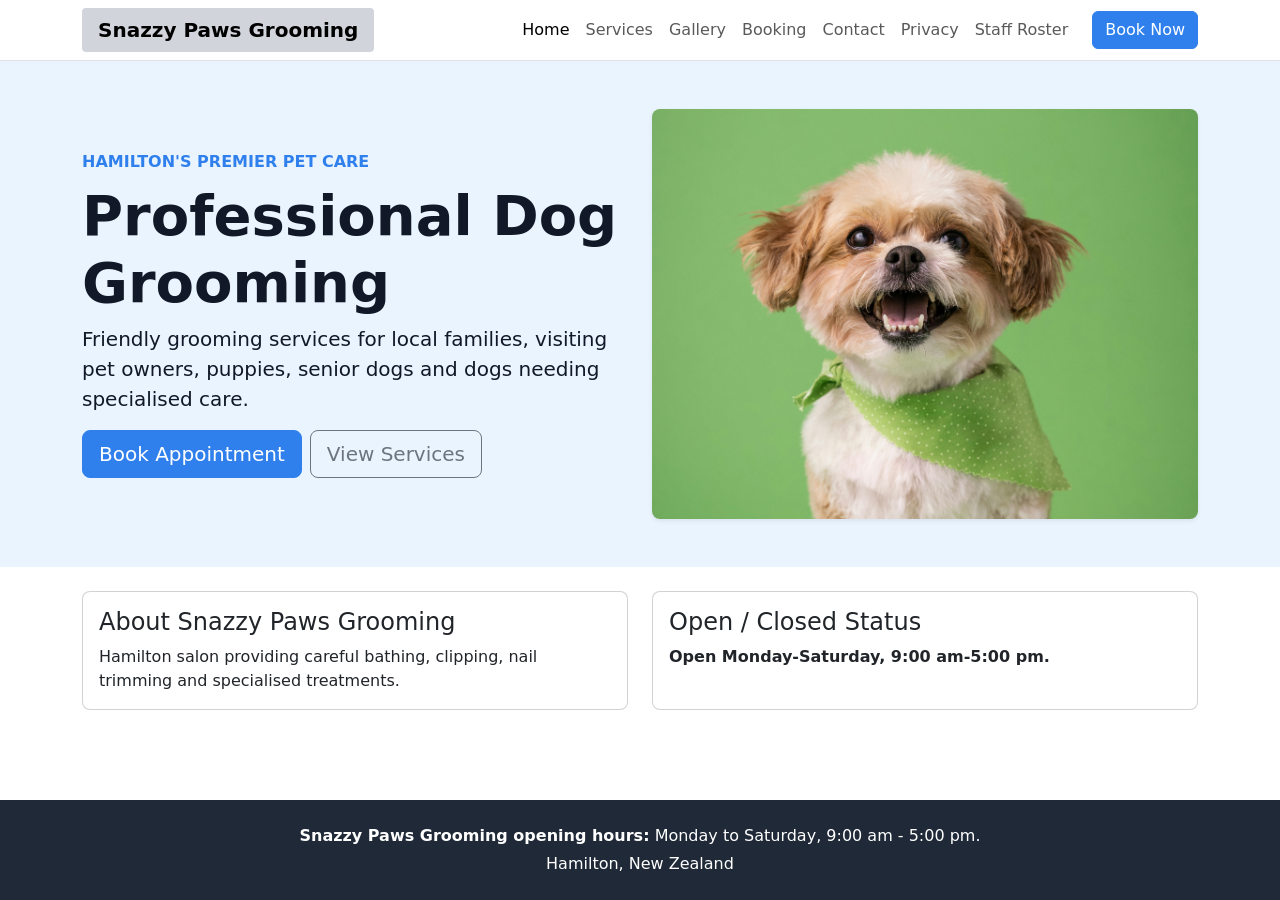
<file: index.html>
<!DOCTYPE html>
<html lang="en">
  <head>
    <meta charset="UTF-8">
    <meta name="description" content="Snazzy Paws Grooming provides professional dog grooming services in Hamilton, New Zealand.">
    <meta name="viewport" content="width=device-width, initial-scale=1.0">
    <title>Home | Snazzy Paws Grooming</title>
    <link href="https://cdn.jsdelivr.net/npm/bootstrap@5.3.3/dist/css/bootstrap.min.css" rel="stylesheet">
    <link rel="stylesheet" href="styles.css">
    <script src="https://cdn.jsdelivr.net/npm/bootstrap@5.3.3/dist/js/bootstrap.bundle.min.js" defer></script>
  </head>
  <body class="d-flex flex-column min-vh-100">
    <!-- Bootstrap navigation shared across the public pages. -->
    <header class="bg-white border-bottom sticky-top">
      <nav class="navbar navbar-expand-lg" aria-label="Main navigation">
        <div class="container">
          <a class="navbar-brand fw-bold" href="index.html">Snazzy Paws Grooming</a>

          <button
            class="navbar-toggler"
            type="button"
            data-bs-toggle="collapse"
            data-bs-target="#main-navigation"
            aria-controls="main-navigation"
            aria-expanded="false"
            aria-label="Toggle navigation">
            <span class="navbar-toggler-icon"></span>
          </button>

          <div class="collapse navbar-collapse" id="main-navigation">
            <ul class="navbar-nav ms-auto mb-2 mb-lg-0">
              <li class="nav-item"><a class="nav-link active" aria-current="page" href="index.html">Home</a></li>
              <li class="nav-item"><a class="nav-link" href="services.html">Services</a></li>
              <li class="nav-item"><a class="nav-link" href="gallery.html">Gallery</a></li>
              <li class="nav-item"><a class="nav-link" href="booking.html">Booking</a></li>
              <li class="nav-item"><a class="nav-link" href="contact.html">Contact</a></li>
              <li class="nav-item"><a class="nav-link" href="privacy.html">Privacy</a></li>
              <li class="nav-item"><a class="nav-link" href="staff/roster.html">Staff Roster</a></li>
            </ul>
            <a class="btn btn-primary ms-lg-3" href="booking.html">Book Now</a>
          </div>
        </div>
      </nav>
    </header>

    <!-- Main home page content. -->
    <main class="flex-grow-1">
      <section class="hero-section py-5">
        <div class="container">
          <div class="row align-items-center g-4">
            <div class="col-lg-6">
              <p class="text-uppercase fw-semibold text-primary mb-2">Hamilton's Premier Pet Care</p>
              <h1 class="display-4 fw-bold">Professional Dog Grooming</h1>
              <p class="lead">Friendly grooming services for local families, visiting pet owners, puppies, senior dogs and dogs needing specialised care.</p>
              <div class="d-grid gap-2 d-sm-flex">
                <a class="btn btn-primary btn-lg" href="booking.html">Book Appointment</a>
                <a class="btn btn-outline-secondary btn-lg" href="services.html">View Services</a>
              </div>
            </div>

            <div class="col-lg-6">
              <img class="img-fluid rounded-3 shadow-sm hero-image" src="images/hero-grooming.jpg" alt="Happy dog grooming illustration">
            </div>
          </div>
        </div>
      </section>

      <section class="container py-4" aria-label="Business information">
        <div class="row row-cols-1 row-cols-md-2 g-4">
          <div class="col">
            <article class="card h-100">
              <div class="card-body">
                <h2 class="h4 card-title" id="about-title">About Snazzy Paws Grooming</h2>
                <p class="card-text">Hamilton salon providing careful bathing, clipping, nail trimming and specialised treatments.</p>
              </div>
            </article>
          </div>

          <div class="col">
            <article class="card h-100">
              <div class="card-body">
                <h2 class="h4 card-title">Open / Closed Status</h2>
                <p class="card-text"><strong>Open Monday-Saturday, 9:00 am-5:00 pm.</strong></p>
              </div>
            </article>
          </div>
        </div>
      </section>
    </main>

    <footer class="site-footer mt-auto py-4">
      <div class="container text-center">
        <p class="mb-1"><strong>Snazzy Paws Grooming opening hours:</strong> Monday to Saturday, 9:00 am - 5:00 pm.</p>
        <p class="mb-0">Hamilton, New Zealand</p>
      </div>
    </footer>
  </body>
</html>
</file>
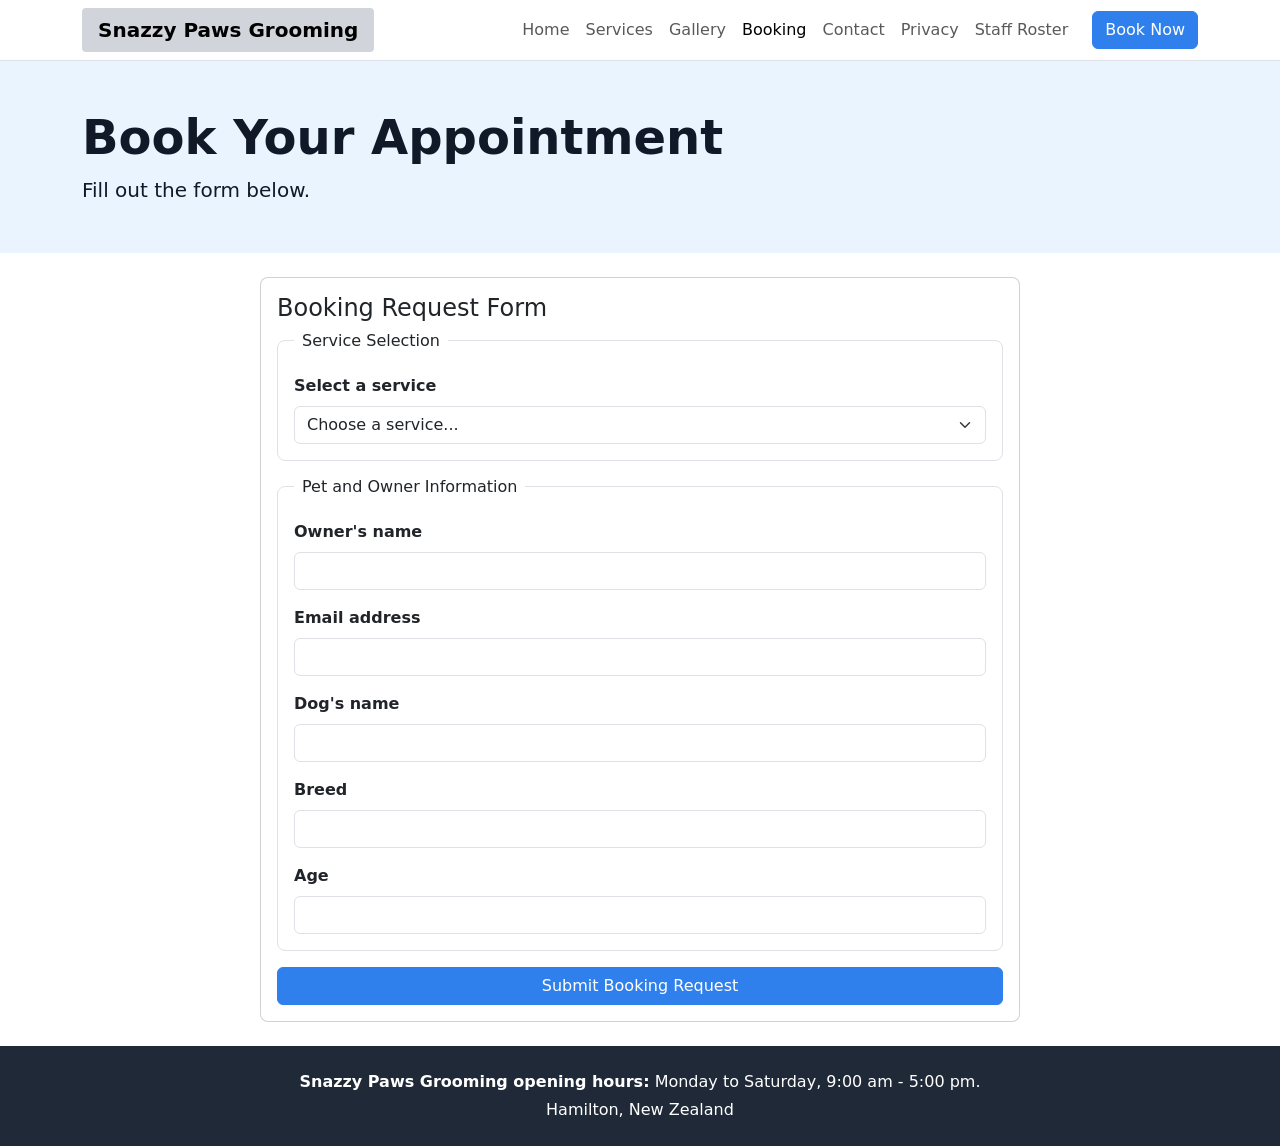
<file: booking.html>
<!DOCTYPE html>
<html lang="en">
  <head>
    <meta charset="UTF-8">
    <meta name="description" content="Submit a booking request for Snazzy Paws Grooming dog grooming services in Hamilton.">
    <meta name="viewport" content="width=device-width, initial-scale=1.0">
    <title>Booking | Snazzy Paws Grooming</title>
    <link href="https://cdn.jsdelivr.net/npm/bootstrap@5.3.3/dist/css/bootstrap.min.css" rel="stylesheet">
    <link rel="stylesheet" href="styles.css">
    <script src="https://cdn.jsdelivr.net/npm/bootstrap@5.3.3/dist/js/bootstrap.bundle.min.js" defer></script>
  </head>
  <body class="d-flex flex-column min-vh-100">
    <!-- Bootstrap navigation shared across the public pages. -->
    <header class="bg-white border-bottom sticky-top">
      <nav class="navbar navbar-expand-lg" aria-label="Main navigation">
        <div class="container">
          <a class="navbar-brand fw-bold" href="index.html">Snazzy Paws Grooming</a>

          <button
            class="navbar-toggler"
            type="button"
            data-bs-toggle="collapse"
            data-bs-target="#main-navigation"
            aria-controls="main-navigation"
            aria-expanded="false"
            aria-label="Toggle navigation">
            <span class="navbar-toggler-icon"></span>
          </button>

          <div class="collapse navbar-collapse" id="main-navigation">
            <ul class="navbar-nav ms-auto mb-2 mb-lg-0">
              <li class="nav-item"><a class="nav-link" href="index.html">Home</a></li>
              <li class="nav-item"><a class="nav-link" href="services.html">Services</a></li>
              <li class="nav-item"><a class="nav-link" href="gallery.html">Gallery</a></li>
              <li class="nav-item"><a class="nav-link active" aria-current="page" href="booking.html">Booking</a></li>
              <li class="nav-item"><a class="nav-link" href="contact.html">Contact</a></li>
              <li class="nav-item"><a class="nav-link" href="privacy.html">Privacy</a></li>
              <li class="nav-item"><a class="nav-link" href="staff/roster.html">Staff Roster</a></li>
            </ul>
            <a class="btn btn-primary ms-lg-3" href="booking.html">Book Now</a>
          </div>
        </div>
      </nav>
    </header>

    <!-- Main booking page content. -->
    <main class="flex-grow-1">
      <section class="page-hero py-5">
        <div class="container">
          <h1 class="display-5 fw-bold">Book Your Appointment</h1>
          <p class="lead mb-0">Fill out the form below.</p>
        </div>
      </section>

      <section class="container py-4" aria-labelledby="booking-form-title">
        <div class="card form-card mx-auto">
          <div class="card-body">
            <h2 class="h4 card-title" id="booking-form-title">Booking Request Form</h2>

            <form>
              <fieldset class="border rounded-3 p-3 mb-3">
                <legend class="float-none w-auto px-2 h6">Service Selection</legend>

                <label class="form-label fw-semibold" for="service">Select a service</label>
                <select class="form-select" id="service" required>
                  <option value="">Choose a service...</option>
                  <option>Bath and Brush</option>
                  <option>Haircut</option>
                  <option>Nail Trim</option>
                  <option>Ear Cleaning</option>
                  <option>Teeth Brushing</option>
                  <option>De-shedding Treatment</option>
                  <option>Flea and Tick Treatment</option>
                  <option>Spa Package</option>
                  <option>Express Service</option>
                  <option>Medicated Bath</option>
                  <option>Special-breed Cuts</option>
                  <option>Puppy Package</option>
                  <option>Senior Dog Package</option>
                  <option>Full Grooming Package</option>
                </select>
              </fieldset>

              <fieldset class="border rounded-3 p-3 mb-3">
                <legend class="float-none w-auto px-2 h6">Pet and Owner Information</legend>

                <div class="mb-3">
                  <label class="form-label fw-semibold" for="owner">Owner's name</label>
                  <input class="form-control" id="owner" type="text" required>
                </div>

                <div class="mb-3">
                  <label class="form-label fw-semibold" for="email">Email address</label>
                  <input class="form-control" id="email" type="email" required>
                </div>

                <div class="mb-3">
                  <label class="form-label fw-semibold" for="dog">Dog's name</label>
                  <input class="form-control" id="dog" type="text" required>
                </div>

                <div class="mb-3">
                  <label class="form-label fw-semibold" for="breed">Breed</label>
                  <input class="form-control" id="breed" type="text" required>
                </div>

                <div>
                  <label class="form-label fw-semibold" for="age">Age</label>
                  <input class="form-control" id="age" type="number" min="0" required>
                </div>
              </fieldset>

              <button class="btn btn-primary w-100" type="submit">Submit Booking Request</button>
            </form>
          </div>
        </div>
      </section>
    </main>

    <footer class="site-footer mt-auto py-4">
      <div class="container text-center">
        <p class="mb-1"><strong>Snazzy Paws Grooming opening hours:</strong> Monday to Saturday, 9:00 am - 5:00 pm.</p>
        <p class="mb-0">Hamilton, New Zealand</p>
      </div>
    </footer>
  </body>
</html>
</file>
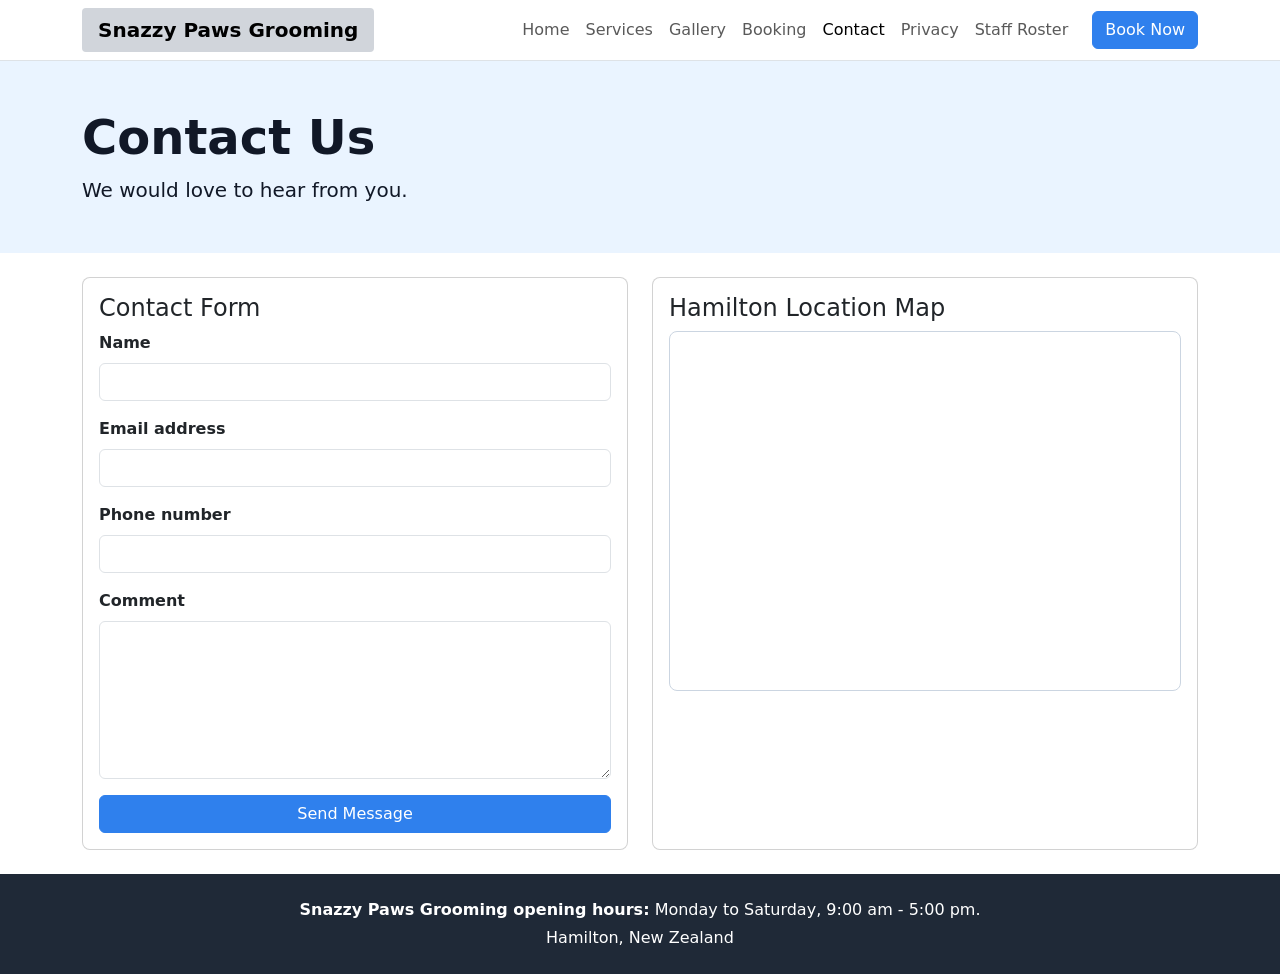
<file: contact.html>
<!DOCTYPE html>
<html lang="en">
  <head>
    <meta charset="UTF-8">
    <meta name="description" content="Contact Snazzy Paws Grooming in Hamilton or send a message using the online contact form.">
    <meta name="viewport" content="width=device-width, initial-scale=1.0">
    <title>Contact | Snazzy Paws Grooming</title>
    <link href="https://cdn.jsdelivr.net/npm/bootstrap@5.3.3/dist/css/bootstrap.min.css" rel="stylesheet">
    <link rel="stylesheet" href="styles.css">
    <script src="https://cdn.jsdelivr.net/npm/bootstrap@5.3.3/dist/js/bootstrap.bundle.min.js" defer></script>
  </head>
  <body class="d-flex flex-column min-vh-100">
    <!-- Bootstrap navigation shared across the public pages. -->
    <header class="bg-white border-bottom sticky-top">
      <nav class="navbar navbar-expand-lg" aria-label="Main navigation">
        <div class="container">
          <a class="navbar-brand fw-bold" href="index.html">Snazzy Paws Grooming</a>

          <button
            class="navbar-toggler"
            type="button"
            data-bs-toggle="collapse"
            data-bs-target="#main-navigation"
            aria-controls="main-navigation"
            aria-expanded="false"
            aria-label="Toggle navigation">
            <span class="navbar-toggler-icon"></span>
          </button>

          <div class="collapse navbar-collapse" id="main-navigation">
            <ul class="navbar-nav ms-auto mb-2 mb-lg-0">
              <li class="nav-item"><a class="nav-link" href="index.html">Home</a></li>
              <li class="nav-item"><a class="nav-link" href="services.html">Services</a></li>
              <li class="nav-item"><a class="nav-link" href="gallery.html">Gallery</a></li>
              <li class="nav-item"><a class="nav-link" href="booking.html">Booking</a></li>
              <li class="nav-item"><a class="nav-link active" aria-current="page" href="contact.html">Contact</a></li>
              <li class="nav-item"><a class="nav-link" href="privacy.html">Privacy</a></li>
              <li class="nav-item"><a class="nav-link" href="staff/roster.html">Staff Roster</a></li>
            </ul>
            <a class="btn btn-primary ms-lg-3" href="booking.html">Book Now</a>
          </div>
        </div>
      </nav>
    </header>

    <!-- Main contact page content. -->
    <main class="flex-grow-1">
      <section class="page-hero py-5" aria-labelledby="contact-title">
        <div class="container">
          <h1 class="display-5 fw-bold" id="contact-title">Contact Us</h1>
          <p class="lead mb-0">We would love to hear from you.</p>
        </div>
      </section>

      <section class="container py-4" aria-labelledby="contact-form-title">
        <div class="row g-4">
          <div class="col-lg-6">
            <div class="card h-100">
              <div class="card-body">
                <h2 class="h4 card-title" id="contact-form-title">Contact Form</h2>

                <form action="#message-sent" method="get">
                  <div class="mb-3">
                    <label class="form-label fw-semibold" for="name">Name</label>
                    <input class="form-control" id="name" required>
                  </div>

                  <div class="mb-3">
                    <label class="form-label fw-semibold" for="contact-email">Email address</label>
                    <input class="form-control" id="contact-email" type="email" required>
                  </div>

                  <div class="mb-3">
                    <label class="form-label fw-semibold" for="phone">Phone number</label>
                    <input class="form-control" id="phone" type="tel">
                  </div>

                  <div class="mb-3">
                    <label class="form-label fw-semibold" for="comment">Comment</label>
                    <textarea class="form-control" id="comment" rows="6" required></textarea>
                  </div>

                  <button class="btn btn-primary w-100" type="submit">Send Message</button>

                  <div id="message-sent" class="alert alert-success confirmation" role="status" aria-live="polite">
                    Message sent successfully.
                  </div>
                </form>
              </div>
            </div>
          </div>

          <div class="col-lg-6">
            <aside class="card h-100" aria-labelledby="map-title">
              <div class="card-body">
                <h2 class="h4 card-title" id="map-title">Hamilton Location Map</h2>
                <iframe
                  class="map-frame"
                  title="Google Map showing Hamilton city centre, New Zealand"
                  src="https://www.google.com/maps?q=Hamilton%20Central%2C%20Hamilton%2C%20New%20Zealand&output=embed"
                  loading="lazy"
                  referrerpolicy="no-referrer-when-downgrade">
                </iframe>
              </div>
            </aside>
          </div>
        </div>
      </section>
    </main>

    <footer class="site-footer mt-auto py-4">
      <div class="container text-center">
        <p class="mb-1"><strong>Snazzy Paws Grooming opening hours:</strong> Monday to Saturday, 9:00 am - 5:00 pm.</p>
        <p class="mb-0">Hamilton, New Zealand</p>
      </div>
    </footer>
  </body>
</html>
</file>
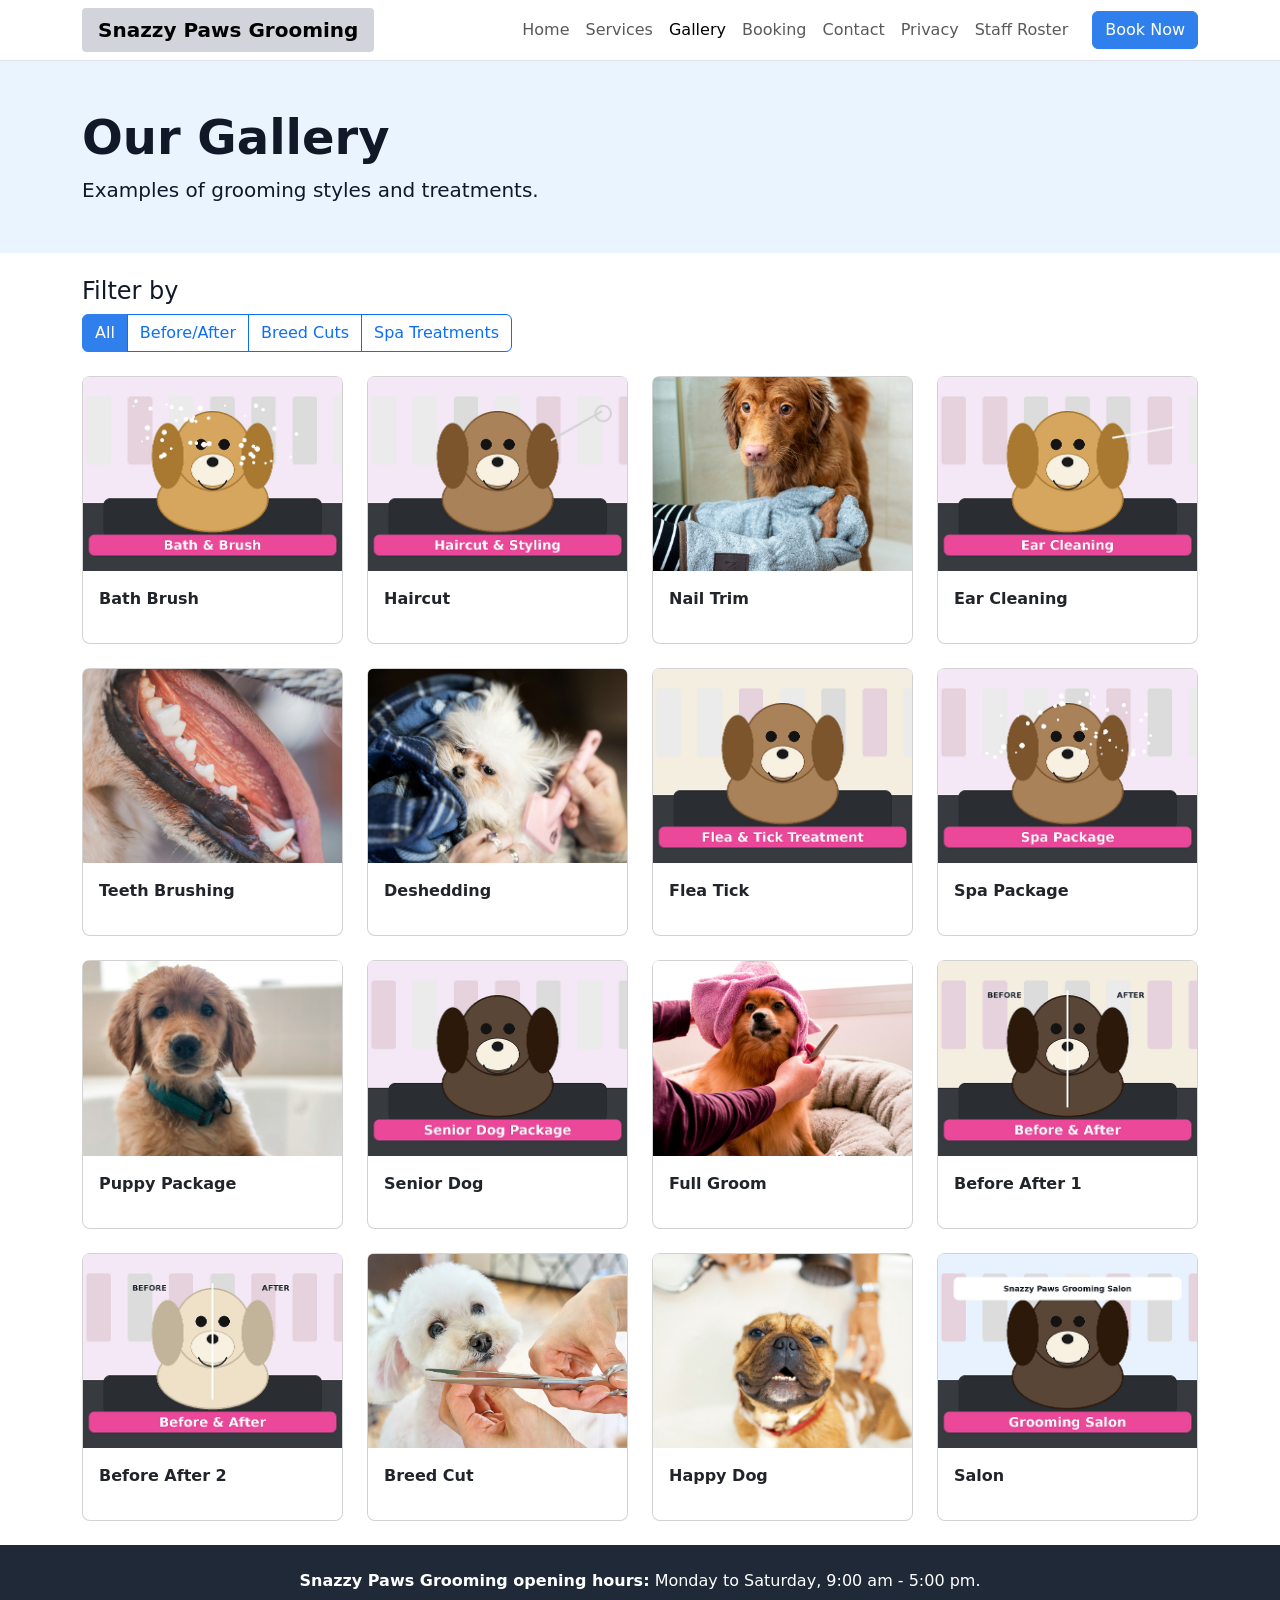
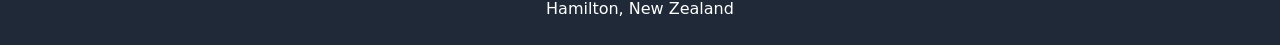
<file: gallery.html>
<!DOCTYPE html>
<html lang="en">
  <head>
    <meta charset="UTF-8">
    <meta name="description" content="Browse examples of Snazzy Paws Grooming dog grooming styles, packages and salon images.">
    <meta name="viewport" content="width=device-width, initial-scale=1.0">
    <title>Gallery | Snazzy Paws Grooming</title>
    <link href="https://cdn.jsdelivr.net/npm/bootstrap@5.3.3/dist/css/bootstrap.min.css" rel="stylesheet">
    <link rel="stylesheet" href="styles.css">
    <script src="https://cdn.jsdelivr.net/npm/bootstrap@5.3.3/dist/js/bootstrap.bundle.min.js" defer></script>
  </head>
  <body class="d-flex flex-column min-vh-100">
    <!-- Bootstrap navigation shared across the public pages. -->
    <header class="bg-white border-bottom sticky-top">
      <nav class="navbar navbar-expand-lg" aria-label="Main navigation">
        <div class="container">
          <a class="navbar-brand fw-bold" href="index.html">Snazzy Paws Grooming</a>

          <button
            class="navbar-toggler"
            type="button"
            data-bs-toggle="collapse"
            data-bs-target="#main-navigation"
            aria-controls="main-navigation"
            aria-expanded="false"
            aria-label="Toggle navigation">
            <span class="navbar-toggler-icon"></span>
          </button>

          <div class="collapse navbar-collapse" id="main-navigation">
            <ul class="navbar-nav ms-auto mb-2 mb-lg-0">
              <li class="nav-item"><a class="nav-link" href="index.html">Home</a></li>
              <li class="nav-item"><a class="nav-link" href="services.html">Services</a></li>
              <li class="nav-item"><a class="nav-link active" aria-current="page" href="gallery.html">Gallery</a></li>
              <li class="nav-item"><a class="nav-link" href="booking.html">Booking</a></li>
              <li class="nav-item"><a class="nav-link" href="contact.html">Contact</a></li>
              <li class="nav-item"><a class="nav-link" href="privacy.html">Privacy</a></li>
              <li class="nav-item"><a class="nav-link" href="staff/roster.html">Staff Roster</a></li>
            </ul>
            <a class="btn btn-primary ms-lg-3" href="booking.html">Book Now</a>
          </div>
        </div>
      </nav>
    </header>

    <!-- Main gallery page content. -->
    <main class="flex-grow-1">
      <section class="page-hero py-5">
        <div class="container">
          <h1 class="display-5 fw-bold">Our Gallery</h1>
          <p class="lead mb-0">Examples of grooming styles and treatments.</p>
        </div>
      </section>

      <section class="container py-4" aria-labelledby="filter-title">
        <h2 class="h4" id="filter-title">Filter by</h2>

        <div class="btn-group flex-wrap mb-4" role="group" aria-label="Gallery filter options">
          <button class="btn btn-primary" type="button">All</button>
          <button class="btn btn-outline-primary" type="button">Before/After</button>
          <button class="btn btn-outline-primary" type="button">Breed Cuts</button>
          <button class="btn btn-outline-primary" type="button">Spa Treatments</button>
        </div>

        <div class="row row-cols-1 row-cols-sm-2 row-cols-lg-4 g-4">
          <div class="col">
            <figure class="card h-100">
              <img class="card-img-top gallery-img" src="images/bath-brush.jpg" alt="Bath brush grooming example">
              <figcaption class="card-body fw-semibold">Bath Brush</figcaption>
            </figure>
          </div>
          <div class="col">
            <figure class="card h-100">
              <img class="card-img-top gallery-img" src="images/haircut.jpg" alt="Haircut grooming example">
              <figcaption class="card-body fw-semibold">Haircut</figcaption>
            </figure>
          </div>
          <div class="col">
            <figure class="card h-100">
              <img class="card-img-top gallery-img" src="images/nail-trim.jpg" alt="Nail trim grooming example">
              <figcaption class="card-body fw-semibold">Nail Trim</figcaption>
            </figure>
          </div>
          <div class="col">
            <figure class="card h-100">
              <img class="card-img-top gallery-img" src="images/ear-cleaning.jpg" alt="Ear cleaning grooming example">
              <figcaption class="card-body fw-semibold">Ear Cleaning</figcaption>
            </figure>
          </div>
          <div class="col">
            <figure class="card h-100">
              <img class="card-img-top gallery-img" src="images/teeth-brushing.jpg" alt="Teeth brushing grooming example">
              <figcaption class="card-body fw-semibold">Teeth Brushing</figcaption>
            </figure>
          </div>
          <div class="col">
            <figure class="card h-100">
              <img class="card-img-top gallery-img" src="images/deshedding.jpg" alt="Deshedding grooming example">
              <figcaption class="card-body fw-semibold">Deshedding</figcaption>
            </figure>
          </div>
          <div class="col">
            <figure class="card h-100">
              <img class="card-img-top gallery-img" src="images/flea-tick.jpg" alt="Flea tick grooming example">
              <figcaption class="card-body fw-semibold">Flea Tick</figcaption>
            </figure>
          </div>
          <div class="col">
            <figure class="card h-100">
              <img class="card-img-top gallery-img" src="images/spa-package.jpg" alt="Spa package grooming example">
              <figcaption class="card-body fw-semibold">Spa Package</figcaption>
            </figure>
          </div>
          <div class="col">
            <figure class="card h-100">
              <img class="card-img-top gallery-img" src="images/puppy-package.jpg" alt="Puppy package grooming example">
              <figcaption class="card-body fw-semibold">Puppy Package</figcaption>
            </figure>
          </div>
          <div class="col">
            <figure class="card h-100">
              <img class="card-img-top gallery-img" src="images/senior-dog.jpg" alt="Senior dog grooming example">
              <figcaption class="card-body fw-semibold">Senior Dog</figcaption>
            </figure>
          </div>
          <div class="col">
            <figure class="card h-100">
              <img class="card-img-top gallery-img" src="images/full-groom.jpg" alt="Full groom grooming example">
              <figcaption class="card-body fw-semibold">Full Groom</figcaption>
            </figure>
          </div>
          <div class="col">
            <figure class="card h-100">
              <img class="card-img-top gallery-img" src="images/before-after-1.jpg" alt="Before after grooming example">
              <figcaption class="card-body fw-semibold">Before After 1</figcaption>
            </figure>
          </div>
          <div class="col">
            <figure class="card h-100">
              <img class="card-img-top gallery-img" src="images/before-after-2.jpg" alt="Before after grooming example">
              <figcaption class="card-body fw-semibold">Before After 2</figcaption>
            </figure>
          </div>
          <div class="col">
            <figure class="card h-100">
              <img class="card-img-top gallery-img" src="images/breed-cut.jpg" alt="Breed cut grooming example">
              <figcaption class="card-body fw-semibold">Breed Cut</figcaption>
            </figure>
          </div>
          <div class="col">
            <figure class="card h-100">
              <img class="card-img-top gallery-img" src="images/happy-dog.jpg" alt="Happy dog grooming example">
              <figcaption class="card-body fw-semibold">Happy Dog</figcaption>
            </figure>
          </div>
          <div class="col">
            <figure class="card h-100">
              <img class="card-img-top gallery-img" src="images/salon.jpg" alt="Salon grooming example">
              <figcaption class="card-body fw-semibold">Salon</figcaption>
            </figure>
          </div>
        </div>
      </section>
    </main>

    <footer class="site-footer mt-auto py-4">
      <div class="container text-center">
        <p class="mb-1"><strong>Snazzy Paws Grooming opening hours:</strong> Monday to Saturday, 9:00 am - 5:00 pm.</p>
        <p class="mb-0">Hamilton, New Zealand</p>
      </div>
    </footer>
  </body>
</html>
</file>
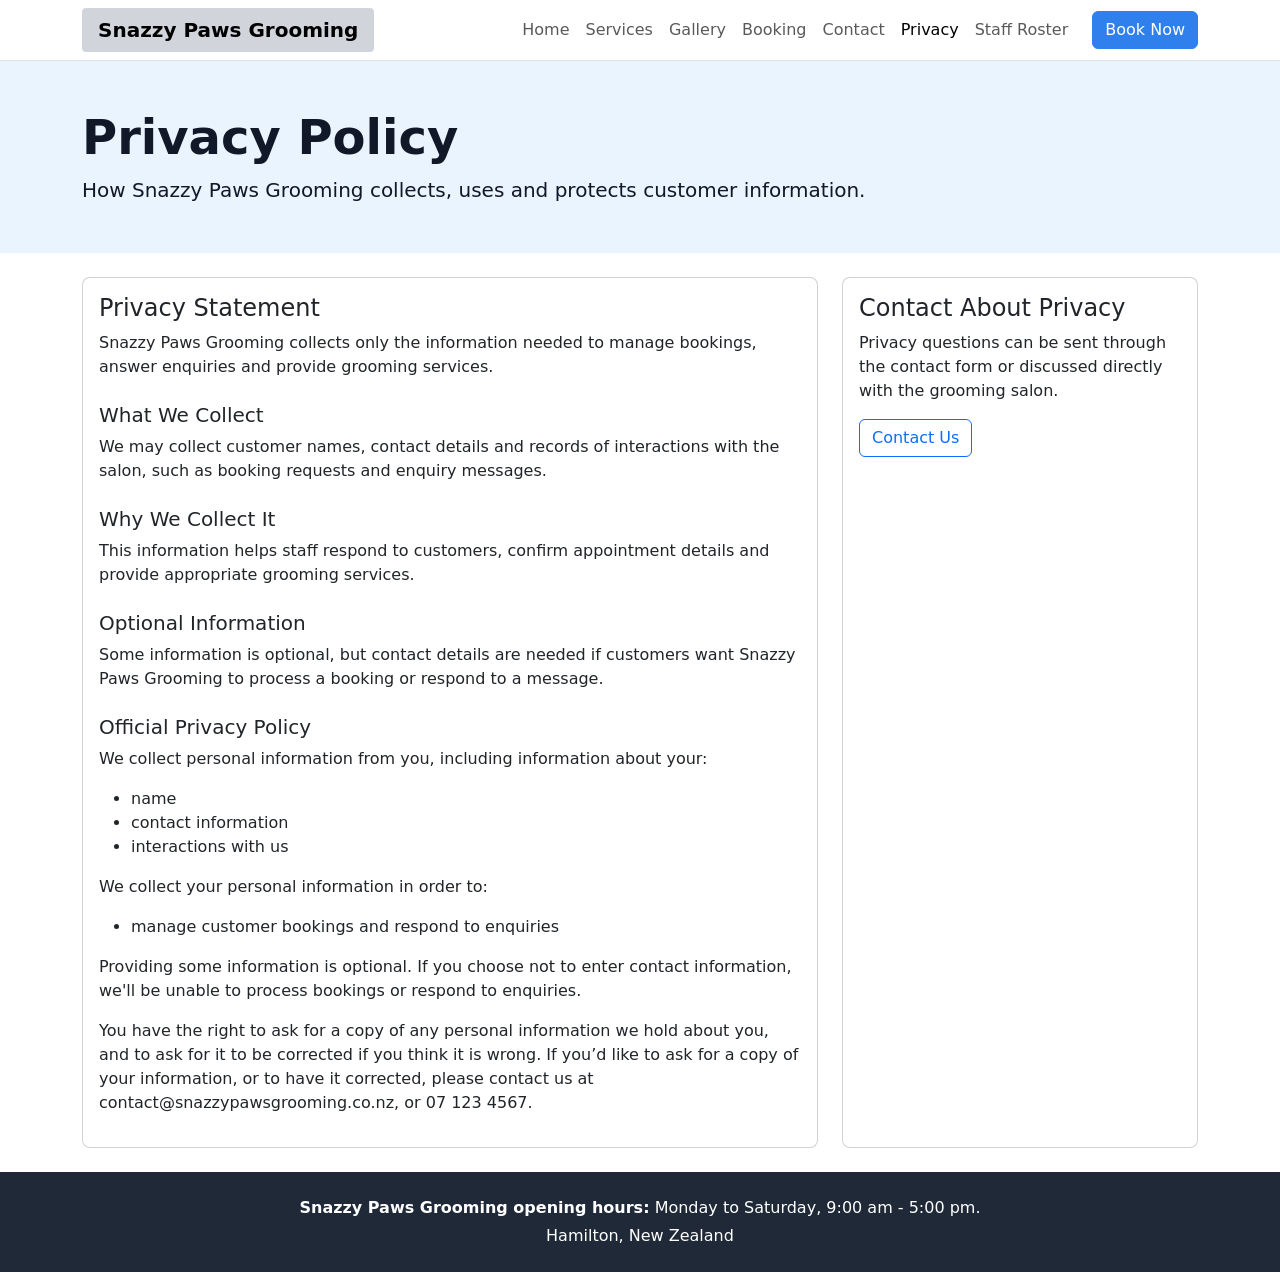
<file: privacy.html>
<!DOCTYPE html>
<html lang="en">
  <head>
    <meta charset="UTF-8">
    <meta name="description" content="Read the Snazzy Paws Grooming privacy policy for customer bookings, contact details and website use.">
    <meta name="viewport" content="width=device-width, initial-scale=1.0">
    <title>Privacy Policy | Snazzy Paws Grooming</title>
    <link href="https://cdn.jsdelivr.net/npm/bootstrap@5.3.3/dist/css/bootstrap.min.css" rel="stylesheet">
    <link rel="stylesheet" href="styles.css">
    <script src="https://cdn.jsdelivr.net/npm/bootstrap@5.3.3/dist/js/bootstrap.bundle.min.js" defer></script>
  </head>
  <body class="d-flex flex-column min-vh-100">
    <!-- Bootstrap navigation shared across the public pages. -->
    <header class="bg-white border-bottom sticky-top">
      <nav class="navbar navbar-expand-lg" aria-label="Main navigation">
        <div class="container">
          <a class="navbar-brand fw-bold" href="index.html">Snazzy Paws Grooming</a>

          <button
            class="navbar-toggler"
            type="button"
            data-bs-toggle="collapse"
            data-bs-target="#main-navigation"
            aria-controls="main-navigation"
            aria-expanded="false"
            aria-label="Toggle navigation">
            <span class="navbar-toggler-icon"></span>
          </button>

          <div class="collapse navbar-collapse" id="main-navigation">
            <ul class="navbar-nav ms-auto mb-2 mb-lg-0">
              <li class="nav-item"><a class="nav-link" href="index.html">Home</a></li>
              <li class="nav-item"><a class="nav-link" href="services.html">Services</a></li>
              <li class="nav-item"><a class="nav-link" href="gallery.html">Gallery</a></li>
              <li class="nav-item"><a class="nav-link" href="booking.html">Booking</a></li>
              <li class="nav-item"><a class="nav-link" href="contact.html">Contact</a></li>
              <li class="nav-item"><a class="nav-link active" aria-current="page" href="privacy.html">Privacy</a></li>
              <li class="nav-item"><a class="nav-link" href="staff/roster.html">Staff Roster</a></li>
            </ul>
            <a class="btn btn-primary ms-lg-3" href="booking.html">Book Now</a>
          </div>
        </div>
      </nav>
    </header>

    <!-- Main privacy policy page content. -->
    <main class="flex-grow-1">
      <section class="page-hero py-5">
        <div class="container">
          <h1 class="display-5 fw-bold">Privacy Policy</h1>
          <p class="lead mb-0">How Snazzy Paws Grooming collects, uses and protects customer information.</p>
        </div>
      </section>

      <section class="container py-4" aria-labelledby="privacy-summary">
        <div class="row g-4">
          <div class="col-lg-8">
            <article class="card">
              <div class="card-body">
                <h2 class="h4 card-title" id="privacy-summary">Privacy Statement</h2>
                <p>Snazzy Paws Grooming collects only the information needed to manage bookings, answer enquiries and provide grooming services.</p>

                <h3 class="h5 mt-4">What We Collect</h3>
                <p>We may collect customer names, contact details and records of interactions with the salon, such as booking requests and enquiry messages.</p>

                <h3 class="h5 mt-4">Why We Collect It</h3>
                <p>This information helps staff respond to customers, confirm appointment details and provide appropriate grooming services.</p>

                <h3 class="h5 mt-4">Optional Information</h3>
                <p>Some information is optional, but contact details are needed if customers want Snazzy Paws Grooming to process a booking or respond to a message.</p>

                <h3 class="h5 mt-4">Official Privacy Policy</h3>
                <p>We collect personal information from you, including information about your:</p>
                <ul>
                  <li>name</li>
                  <li>contact information</li>
                  <li>interactions with us</li>
                </ul>

                <p>We collect your personal information in order to:</p>
                <ul>
                  <li>manage customer bookings and respond to enquiries</li>
                </ul>

                <p>Providing some information is optional. If you choose not to enter contact information, we'll be unable to process bookings or respond to enquiries.</p>
                <p>You have the right to ask for a copy of any personal information we hold about you, and to ask for it to be corrected if you think it is wrong. If you’d like to ask for a copy of your information, or to have it corrected, please contact us at contact@snazzypawsgrooming.co.nz, or 07 123 4567.</p>
              </div>
            </article>
          </div>

          <div class="col-lg-4">
            <aside class="card h-100">
              <div class="card-body">
                <h2 class="h4 card-title">Contact About Privacy</h2>
                <p class="card-text">Privacy questions can be sent through the contact form or discussed directly with the grooming salon.</p>
                <a class="btn btn-outline-primary" href="contact.html">Contact Us</a>
              </div>
            </aside>
          </div>
        </div>
      </section>
    </main>

    <footer class="site-footer mt-auto py-4">
      <div class="container text-center">
        <p class="mb-1"><strong>Snazzy Paws Grooming opening hours:</strong> Monday to Saturday, 9:00 am - 5:00 pm.</p>
        <p class="mb-0">Hamilton, New Zealand</p>
      </div>
    </footer>
  </body>
</html>
</file>
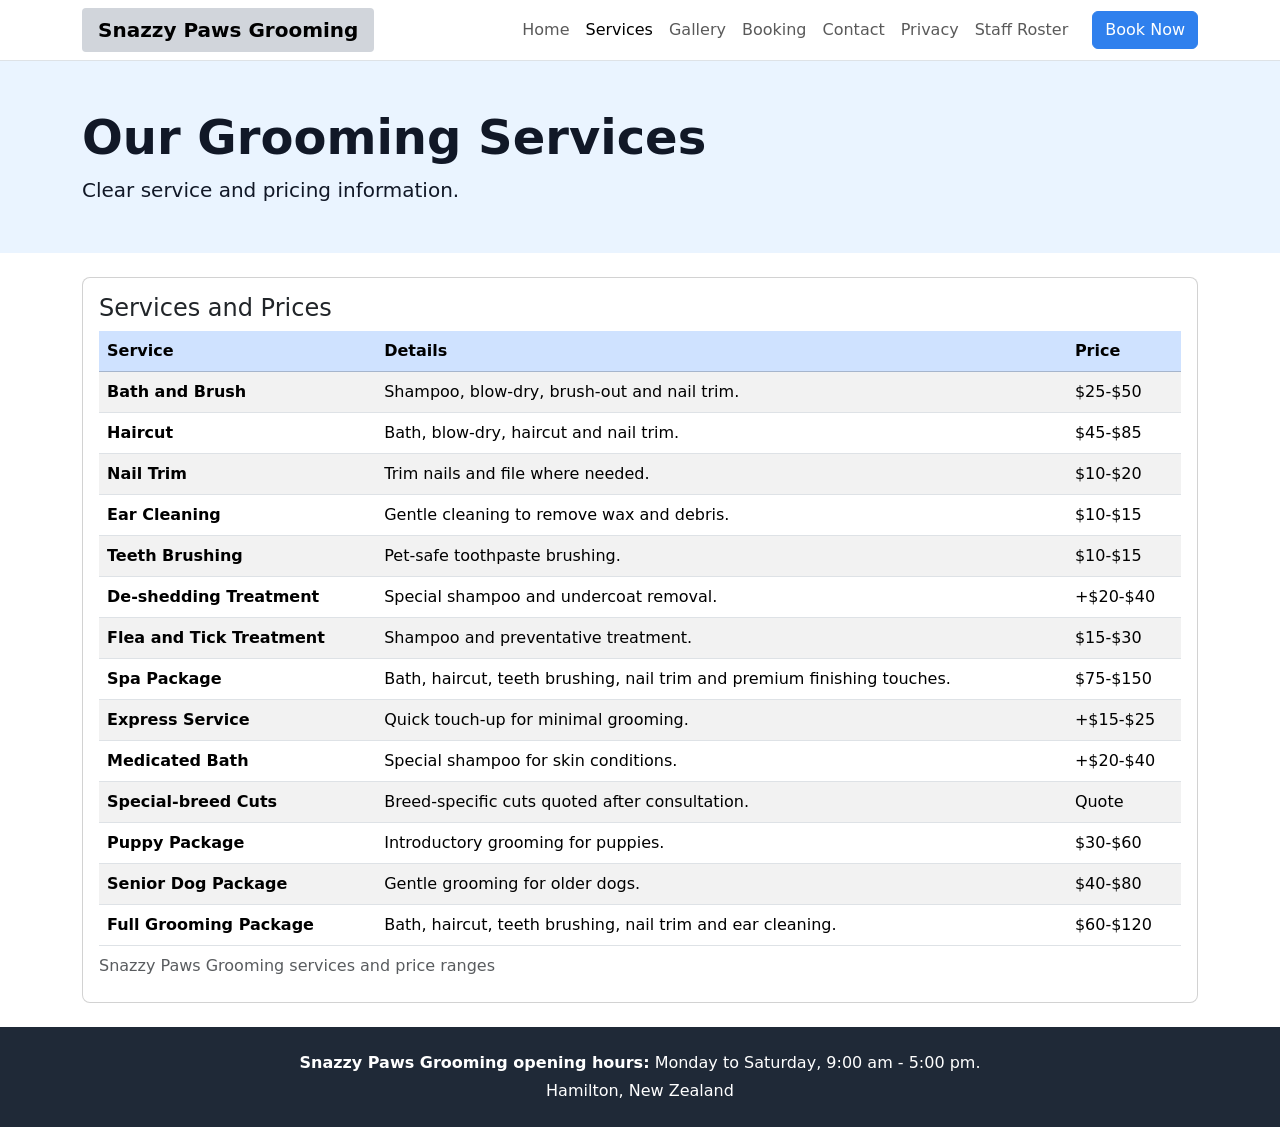
<file: services.html>
<!DOCTYPE html>
<html lang="en">
  <head>
    <meta charset="UTF-8">
    <meta name="description" content="View Snazzy Paws Grooming services and price ranges for dog bathing, haircuts, nail trims and specialist treatments.">
    <meta name="viewport" content="width=device-width, initial-scale=1.0">
    <title>Services | Snazzy Paws Grooming</title>
    <link href="https://cdn.jsdelivr.net/npm/bootstrap@5.3.3/dist/css/bootstrap.min.css" rel="stylesheet">
    <link rel="stylesheet" href="styles.css">
    <script src="https://cdn.jsdelivr.net/npm/bootstrap@5.3.3/dist/js/bootstrap.bundle.min.js" defer></script>
  </head>
  <body class="d-flex flex-column min-vh-100">
    <!-- Bootstrap navigation shared across the public pages. -->
    <header class="bg-white border-bottom sticky-top">
      <nav class="navbar navbar-expand-lg" aria-label="Main navigation">
        <div class="container">
          <a class="navbar-brand fw-bold" href="index.html">Snazzy Paws Grooming</a>

          <button
            class="navbar-toggler"
            type="button"
            data-bs-toggle="collapse"
            data-bs-target="#main-navigation"
            aria-controls="main-navigation"
            aria-expanded="false"
            aria-label="Toggle navigation">
            <span class="navbar-toggler-icon"></span>
          </button>

          <div class="collapse navbar-collapse" id="main-navigation">
            <ul class="navbar-nav ms-auto mb-2 mb-lg-0">
              <li class="nav-item"><a class="nav-link" href="index.html">Home</a></li>
              <li class="nav-item"><a class="nav-link active" aria-current="page" href="services.html">Services</a></li>
              <li class="nav-item"><a class="nav-link" href="gallery.html">Gallery</a></li>
              <li class="nav-item"><a class="nav-link" href="booking.html">Booking</a></li>
              <li class="nav-item"><a class="nav-link" href="contact.html">Contact</a></li>
              <li class="nav-item"><a class="nav-link" href="privacy.html">Privacy</a></li>
              <li class="nav-item"><a class="nav-link" href="staff/roster.html">Staff Roster</a></li>
            </ul>
            <a class="btn btn-primary ms-lg-3" href="booking.html">Book Now</a>
          </div>
        </div>
      </nav>
    </header>

    <!-- Main services page content. -->
    <main class="flex-grow-1">
      <section class="page-hero py-5">
        <div class="container">
          <h1 class="display-5 fw-bold">Our Grooming Services</h1>
          <p class="lead mb-0">Clear service and pricing information.</p>
        </div>
      </section>

      <section class="container py-4" aria-labelledby="services-title">
        <div class="card">
          <div class="card-body">
            <h2 class="h4 card-title" id="services-title">Services and Prices</h2>

            <div class="table-responsive">
              <table class="table table-striped table-hover align-middle mb-0">
                <caption>
                  Snazzy Paws Grooming services and price ranges
                </caption>
                <thead class="table-primary">
                  <tr>
                    <th scope="col">Service</th>
                    <th scope="col">Details</th>
                    <th scope="col">Price</th>
                  </tr>
                </thead>
                <tbody>
                  <tr>
                    <th scope="row">Bath and Brush</th>
                    <td>Shampoo, blow-dry, brush-out and nail trim.</td>
                    <td>$25-$50</td>
                  </tr>
                  <tr>
                    <th scope="row">Haircut</th>
                    <td>Bath, blow-dry, haircut and nail trim.</td>
                    <td>$45-$85</td>
                  </tr>
                  <tr>
                    <th scope="row">Nail Trim</th>
                    <td>Trim nails and file where needed.</td>
                    <td>$10-$20</td>
                  </tr>
                  <tr>
                    <th scope="row">Ear Cleaning</th>
                    <td>Gentle cleaning to remove wax and debris.</td>
                    <td>$10-$15</td>
                  </tr>
                  <tr>
                    <th scope="row">Teeth Brushing</th>
                    <td>Pet-safe toothpaste brushing.</td>
                    <td>$10-$15</td>
                  </tr>
                  <tr>
                    <th scope="row">De-shedding Treatment</th>
                    <td>Special shampoo and undercoat removal.</td>
                    <td>+$20-$40</td>
                  </tr>
                  <tr>
                    <th scope="row">Flea and Tick Treatment</th>
                    <td>Shampoo and preventative treatment.</td>
                    <td>$15-$30</td>
                  </tr>
                  <tr>
                    <th scope="row">Spa Package</th>
                    <td>Bath, haircut, teeth brushing, nail trim and premium finishing touches.</td>
                    <td>$75-$150</td>
                  </tr>
                  <tr>
                    <th scope="row">Express Service</th>
                    <td>Quick touch-up for minimal grooming.</td>
                    <td>+$15-$25</td>
                  </tr>
                  <tr>
                    <th scope="row">Medicated Bath</th>
                    <td>Special shampoo for skin conditions.</td>
                    <td>+$20-$40</td>
                  </tr>
                  <tr>
                    <th scope="row">Special-breed Cuts</th>
                    <td>Breed-specific cuts quoted after consultation.</td>
                    <td>Quote</td>
                  </tr>
                  <tr>
                    <th scope="row">Puppy Package</th>
                    <td>Introductory grooming for puppies.</td>
                    <td>$30-$60</td>
                  </tr>
                  <tr>
                    <th scope="row">Senior Dog Package</th>
                    <td>Gentle grooming for older dogs.</td>
                    <td>$40-$80</td>
                  </tr>
                  <tr>
                    <th scope="row">Full Grooming Package</th>
                    <td>Bath, haircut, teeth brushing, nail trim and ear cleaning.</td>
                    <td>$60-$120</td>
                  </tr>
                </tbody>
              </table>
            </div>
          </div>
        </div>
      </section>
    </main>

    <footer class="site-footer mt-auto py-4">
      <div class="container text-center">
        <p class="mb-1"><strong>Snazzy Paws Grooming opening hours:</strong> Monday to Saturday, 9:00 am - 5:00 pm.</p>
        <p class="mb-0">Hamilton, New Zealand</p>
      </div>
    </footer>
  </body>
</html>
</file>
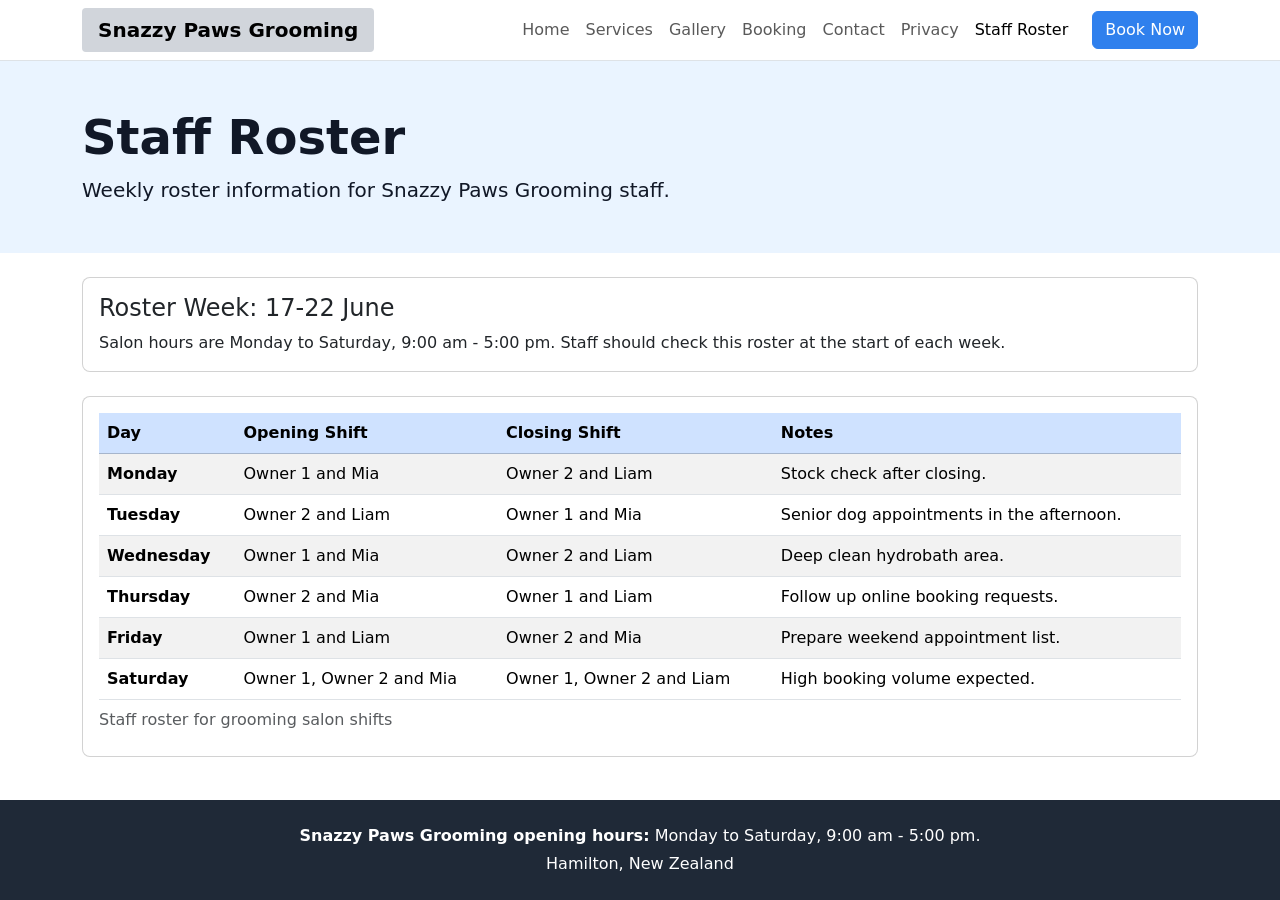
<file: staff/roster.html>
<!DOCTYPE html>
<html lang="en">
  <head>
    <meta charset="UTF-8">
    <meta name="description" content="Protected Snazzy Paws Grooming staff roster information for weekly salon shifts.">
    <meta name="viewport" content="width=device-width, initial-scale=1.0">
    <title>Staff Roster | Snazzy Paws Grooming</title>
    <link href="https://cdn.jsdelivr.net/npm/bootstrap@5.3.3/dist/css/bootstrap.min.css" rel="stylesheet">
    <link rel="stylesheet" href="../styles.css">
    <script src="https://cdn.jsdelivr.net/npm/bootstrap@5.3.3/dist/js/bootstrap.bundle.min.js" defer></script>
  </head>
  <body class="d-flex flex-column min-vh-100">
    <!-- Bootstrap navigation shared across the public pages. -->
    <header class="bg-white border-bottom sticky-top">
      <nav class="navbar navbar-expand-lg" aria-label="Main navigation">
        <div class="container">
          <a class="navbar-brand fw-bold" href="../index.html">Snazzy Paws Grooming</a>

          <button
            class="navbar-toggler"
            type="button"
            data-bs-toggle="collapse"
            data-bs-target="#main-navigation"
            aria-controls="main-navigation"
            aria-expanded="false"
            aria-label="Toggle navigation">
            <span class="navbar-toggler-icon"></span>
          </button>

          <div class="collapse navbar-collapse" id="main-navigation">
            <ul class="navbar-nav ms-auto mb-2 mb-lg-0">
              <li class="nav-item"><a class="nav-link" href="../index.html">Home</a></li>
              <li class="nav-item"><a class="nav-link" href="../services.html">Services</a></li>
              <li class="nav-item"><a class="nav-link" href="../gallery.html">Gallery</a></li>
              <li class="nav-item"><a class="nav-link" href="../booking.html">Booking</a></li>
              <li class="nav-item"><a class="nav-link" href="../contact.html">Contact</a></li>
              <li class="nav-item"><a class="nav-link" href="../privacy.html">Privacy</a></li>
              <li class="nav-item"><a class="nav-link active" aria-current="page" href="roster.html">Staff Roster</a></li>
            </ul>
            <a class="btn btn-primary ms-lg-3" href="../booking.html">Book Now</a>
          </div>
        </div>
      </nav>
    </header>

    <!-- Main protected roster page content. -->
    <main class="flex-grow-1">
      <section class="page-hero py-5">
        <div class="container">
          <h1 class="display-5 fw-bold">Staff Roster</h1>
          <p class="lead mb-0">Weekly roster information for Snazzy Paws Grooming staff.</p>
        </div>
      </section>

      <section class="container py-4" aria-labelledby="roster-title">
        <div class="card mb-4">
          <div class="card-body">
            <h2 class="h4 card-title" id="roster-title">Roster Week: 17-22 June</h2>
            <p class="card-text">Salon hours are Monday to Saturday, 9:00 am - 5:00 pm. Staff should check this roster at the start of each week.</p>
          </div>
        </div>

        <div class="card">
          <div class="card-body">
            <div class="table-responsive">
              <table class="table table-striped table-hover align-middle mb-0">
                <caption>
                  Staff roster for grooming salon shifts
                </caption>
                <thead class="table-primary">
                  <tr>
                    <th scope="col">Day</th>
                    <th scope="col">Opening Shift</th>
                    <th scope="col">Closing Shift</th>
                    <th scope="col">Notes</th>
                  </tr>
                </thead>
                <tbody>
                  <tr>
                    <th scope="row">Monday</th>
                    <td>Owner 1 and Mia</td>
                    <td>Owner 2 and Liam</td>
                    <td>Stock check after closing.</td>
                  </tr>
                  <tr>
                    <th scope="row">Tuesday</th>
                    <td>Owner 2 and Liam</td>
                    <td>Owner 1 and Mia</td>
                    <td>Senior dog appointments in the afternoon.</td>
                  </tr>
                  <tr>
                    <th scope="row">Wednesday</th>
                    <td>Owner 1 and Mia</td>
                    <td>Owner 2 and Liam</td>
                    <td>Deep clean hydrobath area.</td>
                  </tr>
                  <tr>
                    <th scope="row">Thursday</th>
                    <td>Owner 2 and Mia</td>
                    <td>Owner 1 and Liam</td>
                    <td>Follow up online booking requests.</td>
                  </tr>
                  <tr>
                    <th scope="row">Friday</th>
                    <td>Owner 1 and Liam</td>
                    <td>Owner 2 and Mia</td>
                    <td>Prepare weekend appointment list.</td>
                  </tr>
                  <tr>
                    <th scope="row">Saturday</th>
                    <td>Owner 1, Owner 2 and Mia</td>
                    <td>Owner 1, Owner 2 and Liam</td>
                    <td>High booking volume expected.</td>
                  </tr>
                </tbody>
              </table>
            </div>
          </div>
        </div>
      </section>
    </main>

    <footer class="site-footer mt-auto py-4">
      <div class="container text-center">
        <p class="mb-1"><strong>Snazzy Paws Grooming opening hours:</strong> Monday to Saturday, 9:00 am - 5:00 pm.</p>
        <p class="mb-0">Hamilton, New Zealand</p>
      </div>
    </footer>
  </body>
</html>
</file>
<file: styles.css>
/* Custom theme styles layered over Bootstrap for Snazzy Paws Grooming. */
:root {
  --snazzy-blue: #2f80ed;
  --snazzy-blue-dark: #1f66c2;
  --snazzy-hero: #eaf4ff;
  --snazzy-ink: #111827;
  --snazzy-footer: #1f2937;
}

body {
  color: var(--snazzy-ink);
}

.navbar-brand {
  background: #d1d5db;
  border-radius: 0.25rem;
  padding: 0.45rem 1rem;
}

.btn-primary {
  --bs-btn-bg: var(--snazzy-blue);
  --bs-btn-border-color: var(--snazzy-blue);
  --bs-btn-hover-bg: var(--snazzy-blue-dark);
  --bs-btn-hover-border-color: var(--snazzy-blue-dark);
  --bs-btn-active-bg: var(--snazzy-blue-dark);
  --bs-btn-active-border-color: var(--snazzy-blue-dark);
}

.text-primary {
  color: var(--snazzy-blue) !important;
}

.hero-section,
.page-hero {
  background: var(--snazzy-hero);
}

.hero-image {
  aspect-ratio: 4 / 3;
  object-fit: cover;
  width: 100%;
}

.card,
.rounded-3 {
  border-radius: 0.5rem !important;
}

.gallery-img {
  aspect-ratio: 4 / 3;
  object-fit: cover;
}

.form-card {
  max-width: 760px;
}

.map-frame {
  border: 1px solid #cbd5e1;
  border-radius: 0.5rem;
  min-height: 360px;
  width: 100%;
}

.site-footer {
  background: var(--snazzy-footer);
  color: #fff;
}

/* The success message appears after the contact form targets its fragment id. */
.confirmation {
  display: none;
  margin-top: 1rem;
}

.confirmation:target {
  display: block;
}

@media (max-width: 575.98px) {
  .btn-group {
    display: grid;
    gap: 0.5rem;
    width: 100%;
  }

  .btn-group > .btn {
    border-radius: 0.375rem !important;
  }
}
</file>
